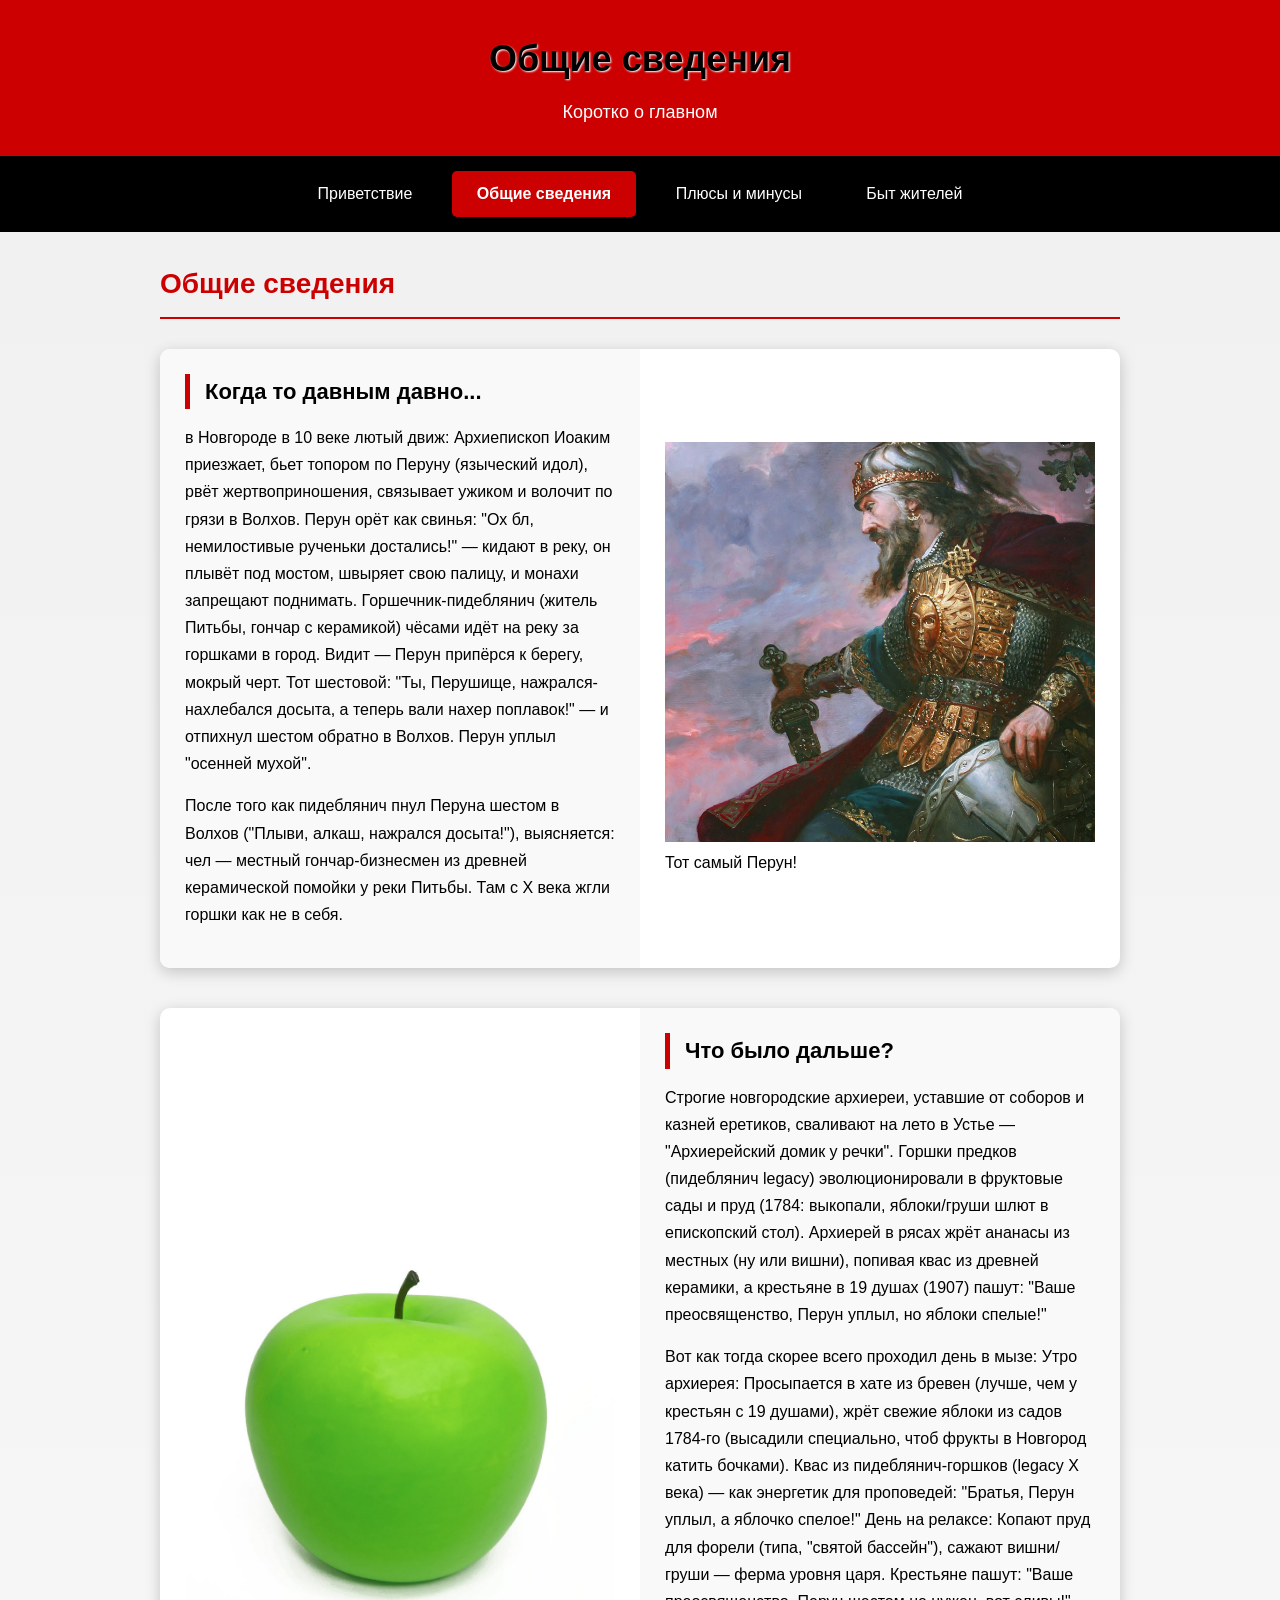
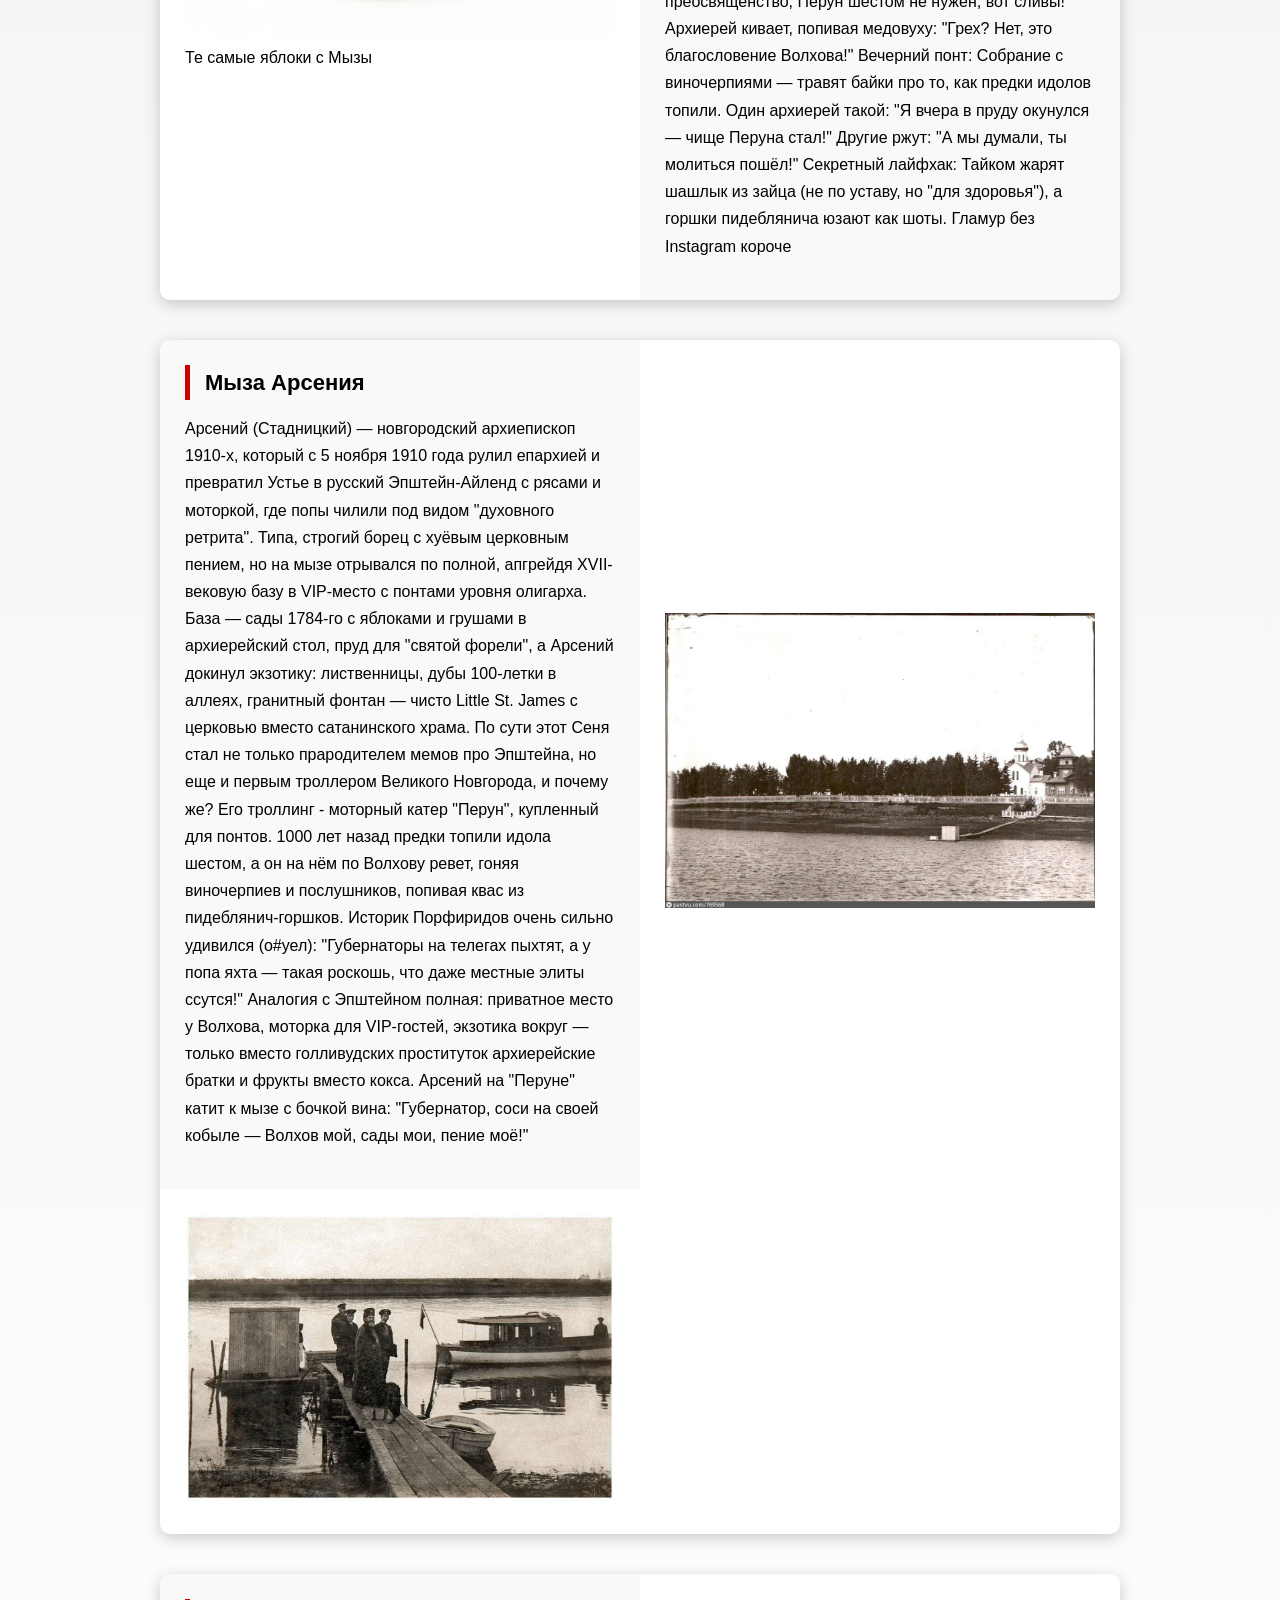
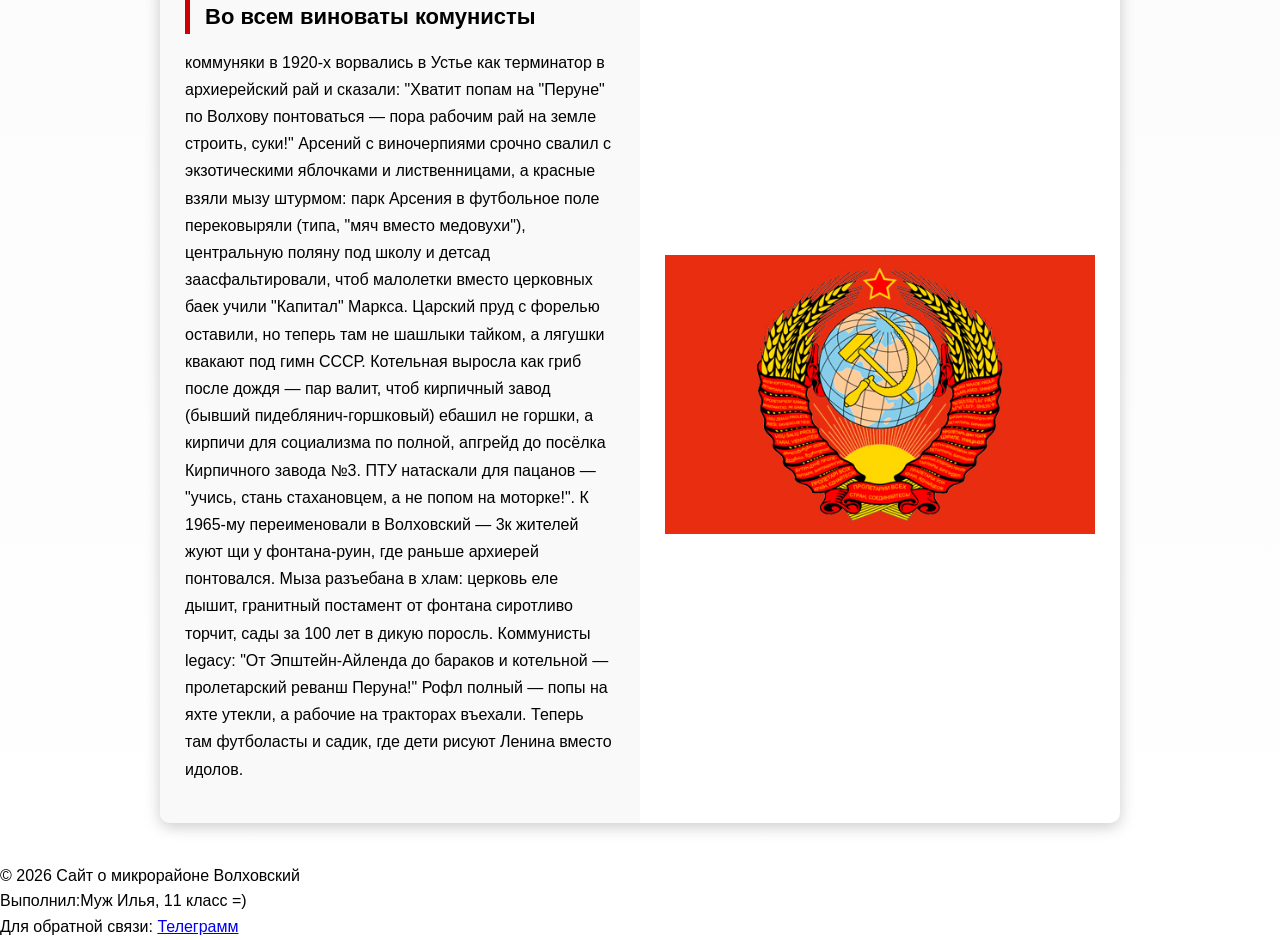
<file: page1.html>
<!DOCTYPE html>
<html lang="ru">
<head>
    <meta charset="UTF-8">
    <title>Общие сведения</title>
    <link rel="stylesheet" href="style.css">
</head>
<body>

    <div class="header">
        <h1>Общие сведения</h1>
        <p>Коротко о главном</p>
    </div>


    <div class="nav-menu">
        <a href="index.html">Приветствие</a>
        <a href="page1.html" class="active">Общие сведения</a>
        <a href="page2.html">Плюсы и минусы</a>
        <a href="page3.html">Быт жителей</a>
    </div>

    <div class="content">
        <h2>Общие сведения</h2>
        

        <table class="content-table">
            <tr>
                <td class="text-cell">
                    <h3>Когда то давным давно...</h3>

                    <p>в Новгороде в 10 веке лютый движ: 
                        Архиепископ Иоаким приезжает, бьет топором по Перуну (языческий идол), рвёт жертвоприношения, связывает ужиком и волочит по грязи в Волхов. 
                        Перун орёт как свинья: "Ох бл, немилостивые рученьки достались!" — кидают в реку, он плывёт под мостом, швыряет свою палицу, и монахи запрещают поднимать.
                    
                        Горшечник-пидеблянич (житель Питьбы, гончар с керамикой) чёсами идёт на реку за горшками в город. 
                        Видит — Перун припёрся к берегу, мокрый черт. Тот шестовой: "Ты, Перушище, нажрался-нахлебался досыта, а теперь вали нахер поплавок!" — и отпихнул шестом обратно в Волхов. 
                        Перун уплыл "осенней мухой".</p>
                    
                    <p>После того как пидеблянич пнул Перуна шестом в Волхов ("Плыви, алкаш, нажрался досыта!"), выясняется: чел — местный гончар-бизнесмен из древней керамической помойки у реки Питьбы. 
                        Там с X века жгли горшки как не в себя.</p>
                </td>
                <td class="image-cell">
               
                    <img src="images/kuk.jpg" alt="Фото 1">
                    <p class="photo-caption">Тот самый Перун!</p>
                </td>
            </tr>
        </table>

        <table class="content-table">
            <tr>
                <td class="image-cell">
                    <img src="images/gimno.jpg" alt="Фото 2">
                    <p class="photo-caption">Те самые яблоки с Мызы</p>
                </td>
                <td class="text-cell">
                    <h3>Что было дальше?</h3>
                    <p> Строгие новгородские архиереи, уставшие от соборов и казней еретиков, сваливают на лето в Устье — "Архиерейский домик у речки". 
                        Горшки предков (пидеблянич legacy) эволюционировали в фруктовые сады и пруд (1784: выкопали, яблоки/груши шлют в епископский стол). 
                        Архиерей в рясах жрёт ананасы из местных (ну или вишни), попивая квас из древней керамики, а крестьяне в 19 душах (1907) пашут: "Ваше преосвященство, Перун уплыл, но яблоки спелые!"</p>
                    
                    <p>Вот как тогда скорее всего проходил день в мызе:
                    Утро архиерея: Просыпается в хате из бревен (лучше, чем у крестьян с 19 душами), жрёт свежие яблоки из садов 1784-го (высадили специально, чтоб фрукты в Новгород катить бочками). Квас из пидеблянич-горшков (legacy X века) — как энергетик для проповедей: "Братья, Перун уплыл, а яблочко спелое!"

                    День на релаксе: Копают пруд для форели (типа, "святой бассейн"), сажают вишни/груши — ферма уровня царя. Крестьяне пашут: "Ваше преосвященство, Перун шестом не нужен, вот сливы!" Архиерей кивает, попивая медовуху: "Грех? Нет, это благословение Волхова!"

                    Вечерний понт: Собрание с виночерпиями — травят байки про то, как предки идолов топили. Один архиерей такой: "Я вчера в пруду окунулся — чище Перуна стал!" Другие ржут: "А мы думали, ты молиться пошёл!"

                    Секретный лайфхак: Тайком жарят шашлык из зайца (не по уставу, но "для здоровья"), а горшки пидеблянича юзают как шоты. Гламур без Instagram короче</p>
                </td>
            </tr>
        </table>

        <table class="content-table">
            <tr>
                <td class="text-cell">
                    <h3>Мыза Арсения</h3>
                    <p>Арсений (Стадницкий) — новгородский архиепископ 1910-х, который с 5 ноября 1910 года рулил епархией и превратил Устье в русский Эпштейн-Айленд с рясами и моторкой, где попы чилили под видом "духовного ретрита".
                     Типа, строгий борец с хуёвым церковным пением, но на мызе отрывался по полной, апгрейдя XVII-вековую базу в VIP-место с понтами уровня олигарха. 
                        
                    База — сады 1784-го с яблоками и грушами в архиерейский стол, пруд для "святой форели", а Арсений докинул экзотику: лиственницы, дубы 100-летки в аллеях, гранитный фонтан — чисто Little St. James с церковью вместо сатанинского храма.

                    По сути этот Сеня стал не только прародителем мемов про Эпштейна, но еще и первым троллером Великого Новгорода, и почему же?
                        Его троллинг - моторный катер "Перун", купленный для понтов.
                        1000 лет назад предки топили идола шестом, а он на нём по Волхову ревет, гоняя виночерпиев и послушников, попивая квас из пидеблянич-горшков. 
                        Историк Порфиридов очень сильно удивился (о#уел): "Губернаторы на телегах пыхтят, а у попа яхта — такая роскошь, что даже местные элиты ссутся!"

                        Аналогия с Эпштейном полная: приватное место у Волхова, моторка для VIP-гостей, экзотика вокруг — только вместо голливудских проституток архиерейские братки и фрукты вместо кокса. 
                        Арсений на "Перуне" катит к мызе с бочкой вина: "Губернатор, соси на своей кобыле — Волхов мой, сады мои, пение моё!" 
                    </p>
                </td>
                <td class="image-cell">
                    <img src="images/govno.jpg" alt="Фото 3" width="300">
                </td>
            </tr>
            <tr>
                 <td class="image-cell">
                    <img src="images/boat.jpg" alt="Фото 3" width="300">
                </td>
            </tr>
        </table>

         <table class="content-table">
            <tr>
                <td class="text-cell">
                    <h3>Во всем виноваты комунисты</h3>
                    <p> коммуняки в 1920-х ворвались в Устье как терминатор в архиерейский рай и сказали: "Хватит попам на "Перуне" по Волхову понтоваться — пора рабочим рай на земле строить, суки!"
                        Арсений с виночерпиями срочно свалил с экзотическими яблочками и лиственницами, а красные взяли мызу штурмом: парк Арсения в футбольное поле перековыряли (типа, "мяч вместо медовухи"), центральную поляну под школу и детсад заасфальтировали, чтоб малолетки вместо церковных баек учили "Капитал" Маркса. 
                        Царский пруд с форелью оставили, но теперь там не шашлыки тайком, а лягушки квакают под гимн СССР. Котельная выросла как гриб после дождя — пар валит, чтоб кирпичный завод (бывший пидеблянич-горшковый) ебашил не горшки, а кирпичи для социализма по полной, апгрейд до посёлка Кирпичного завода №3. ПТУ натаскали для пацанов — "учись, стань стахановцем, а не попом на моторке!". 
                        К 1965-му переименовали в Волховский — 3к жителей жуют щи у фонтана-руин, где раньше архиерей понтовался.
                        Мыза разъебана в хлам: церковь еле дышит, гранитный постамент от фонтана сиротливо торчит, сады за 100 лет в дикую поросль. Коммунисты legacy: "От Эпштейн-Айленда до бараков и котельной — пролетарский реванш Перуна!" Рофл полный — попы на яхте утекли, а рабочие на тракторах въехали. Теперь там футболасты и садик, где дети рисуют Ленина вместо идолов. </p>
                </td>
                <td class="image-cell">
                    <img src="images/photo1.jpg" alt="Фото 3" width="300">
                </td>
            </tr>
        </table>
    </div>

    <div class="footer">
        <p>© 2026 Сайт о микрорайоне Волховский</p>
        <p>Выполнил:Муж Илья, 11 класс =)</p>
        <p>Для обратной связи: <a href=http://t.me/thugcaine53> Телеграмм </a></p>
    </div>
</body>
</html>
</file>
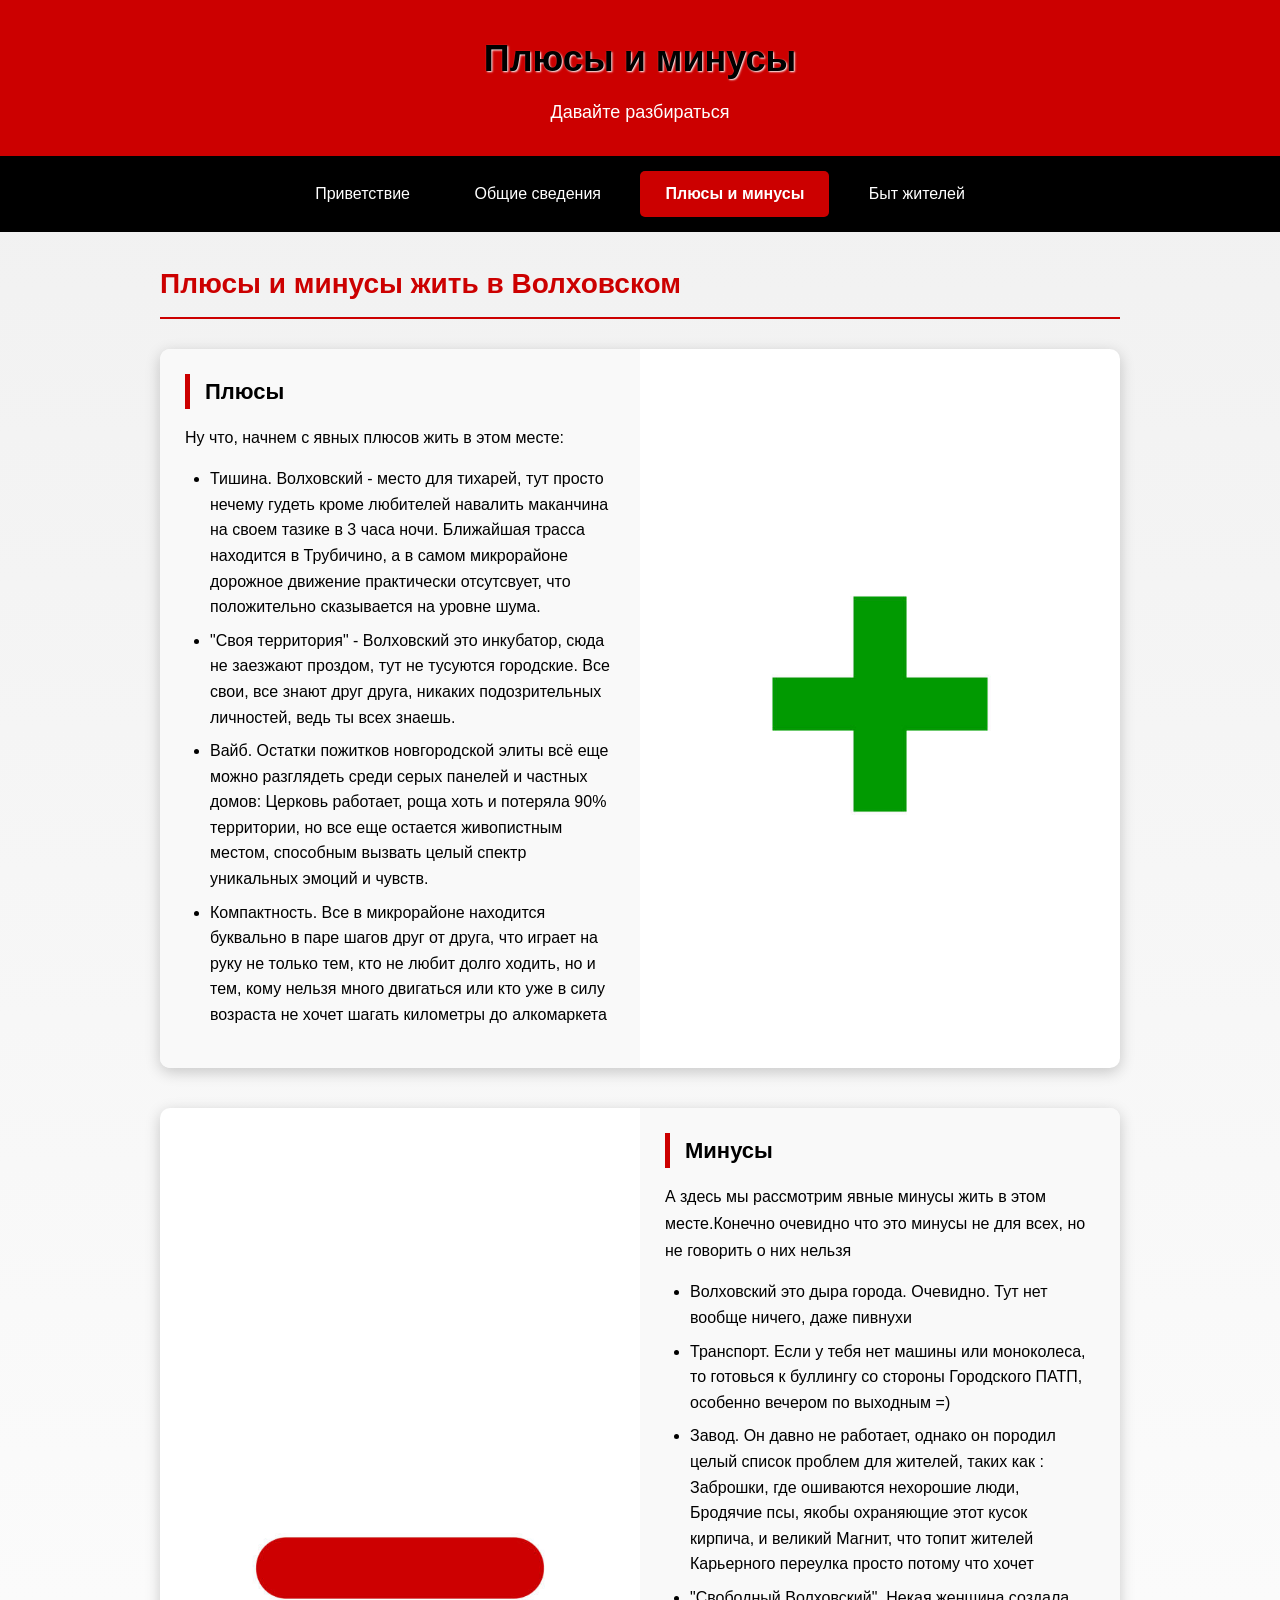
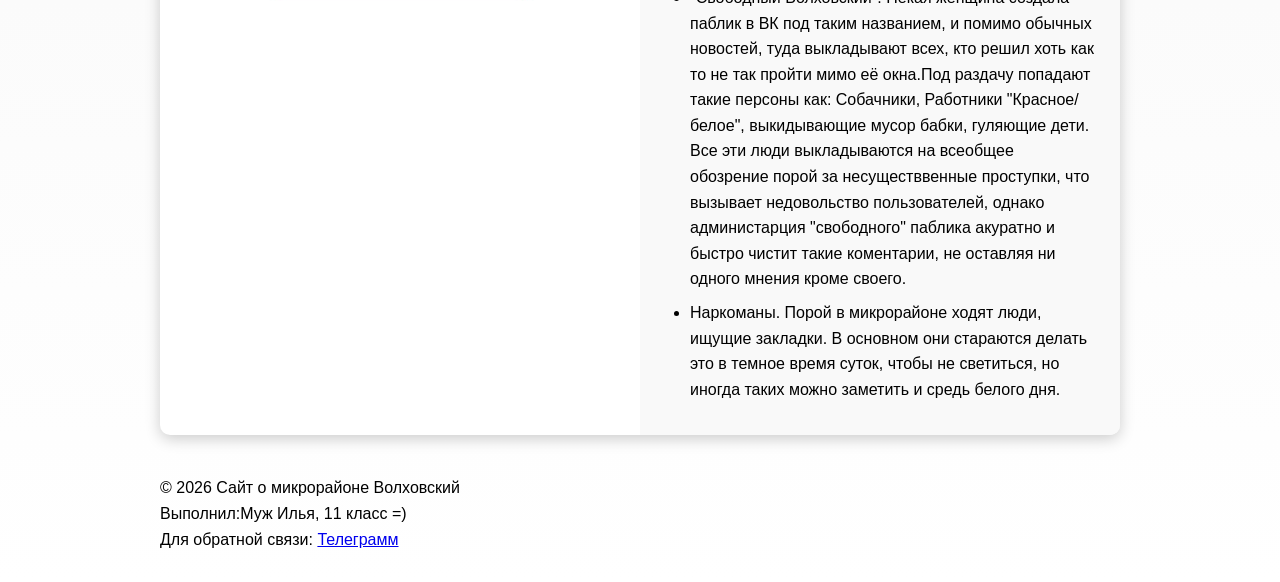
<file: page2.html>
<!DOCTYPE html>
<html lang="ru">
<head>
    <meta charset="UTF-8">
    <title>Плюсы и минус</title>
    <link rel="stylesheet" href="style.css">
</head>
<body>
    <div class="header">
        <h1>Плюсы и минусы</h1>
        <p>Давайте разбираться</p>
    </div>

    <!-- МЕНЮ (активная страница подсвечена) -->
    <div class="nav-menu">
        <a href="index.html">Приветствие</a>
        <a href="page1.html">Общие сведения</a>
        <a href="page2.html" class="active">Плюсы и минусы</a>
        <a href="page3.html">Быт жителей</a>
    </div>

    <div class="content">
        <h2>Плюсы и минусы жить в Волховском</h2>
        <table class="content-table">
            <tr>
                <td class="text-cell">
                    <h3>Плюсы</h3>
                    <p>Ну что, начнем с явных плюсов жить в этом месте:
                        <ul>
                            <li>Тишина. Волховский - место для тихарей, тут просто нечему гудеть кроме любителей навалить маканчина на своем тазике в 3 часа ночи. Ближайшая трасса находится в Трубичино, а в самом микрорайоне дорожное движение практически отсутсвует, что положительно сказывается на уровне шума. </li>
                            <li>"Своя территория" - Волховский это инкубатор, сюда не заезжают проздом, тут не тусуются городские. Все свои, все знают друг друга, никаких подозрительных личностей, ведь ты всех знаешь. </li>
                            <li> Вайб. Остатки пожитков новгородской элиты всё еще можно разглядеть среди серых панелей и частных домов: Церковь работает, роща хоть и потеряла 90% территории, но все еще остается живопистным местом, способным вызвать целый спектр уникальных эмоций и чувств.</li>
                            <li>Компактность. Все в микрорайоне находится буквально в паре шагов друг от друга, что играет на руку не только тем, кто не любит долго ходить, но и тем, кому нельзя много двигаться или кто уже в силу возраста не хочет шагать километры до алкомаркета</li>
                        </ul>
                    </p>
                </td>
                <td class="image-cell">
                    <img src="images/plus.jpg" alt="Фото 1">
                </td>
            </tr>
        </table>

        <table class="content-table">
            <tr>
                <td class="image-cell">
                    <img src="images/minus.jpg" alt="Фото 2">
                </td>
                <td class="text-cell">
                    <h3>Минусы</h3>
                    <p>А здесь мы рассмотрим явные минусы жить в этом месте.Конечно очевидно что это минусы не для всех, но не говорить о них нельзя</p>
                        <ul>
                            <li>Волховский это дыра города. Очевидно. Тут нет вообще ничего, даже пивнухи</li>
                            <li>Транспорт. Если у тебя нет машины или моноколеса, то готовься к буллингу со стороны Городского ПАТП, особенно вечером по выходным =)</li>
                            <li>Завод. Он давно не работает, однако он породил целый список проблем для жителей, таких как : Заброшки, где ошиваются нехорошие люди, Бродячие псы, якобы охраняющие этот кусок кирпича, и великий Магнит, что топит жителей Карьерного переулка просто потому что хочет</li>
                            <li>"Свободный Волховский". Некая женщина создала паблик в ВК под таким названием, и помимо обычных новостей, туда выкладывают всех, кто решил хоть как то не так пройти мимо её окна.Под раздачу попадают такие персоны как: Собачники, Работники "Красное/белое", выкидывающие мусор бабки, гуляющие дети. Все эти люди выкладываются на всеобщее обозрение порой за несуществвенные проступки, что вызывает недовольство пользователей, однако администарция "свободного" паблика акуратно и быстро чистит такие коментарии, не оставляя ни одного мнения кроме своего.</li>
                            <li>Наркоманы.  Порой в микрорайоне ходят люди, ищущие закладки. В основном они стараются делать это в темное время суток, чтобы не светиться, но иногда таких можно заметить и средь белого дня.</li>
                        </ul>
                </td>
            </tr>
        </table>

    <div class="footer">
        <p>© 2026 Сайт о микрорайоне Волховский</p>
        <p>Выполнил:Муж Илья, 11 класс =)</p>
        <p>Для обратной связи: <a href=http://t.me/thugcaine53> Телеграмм </a></p>
    </div>
</body>
</html>
</file>
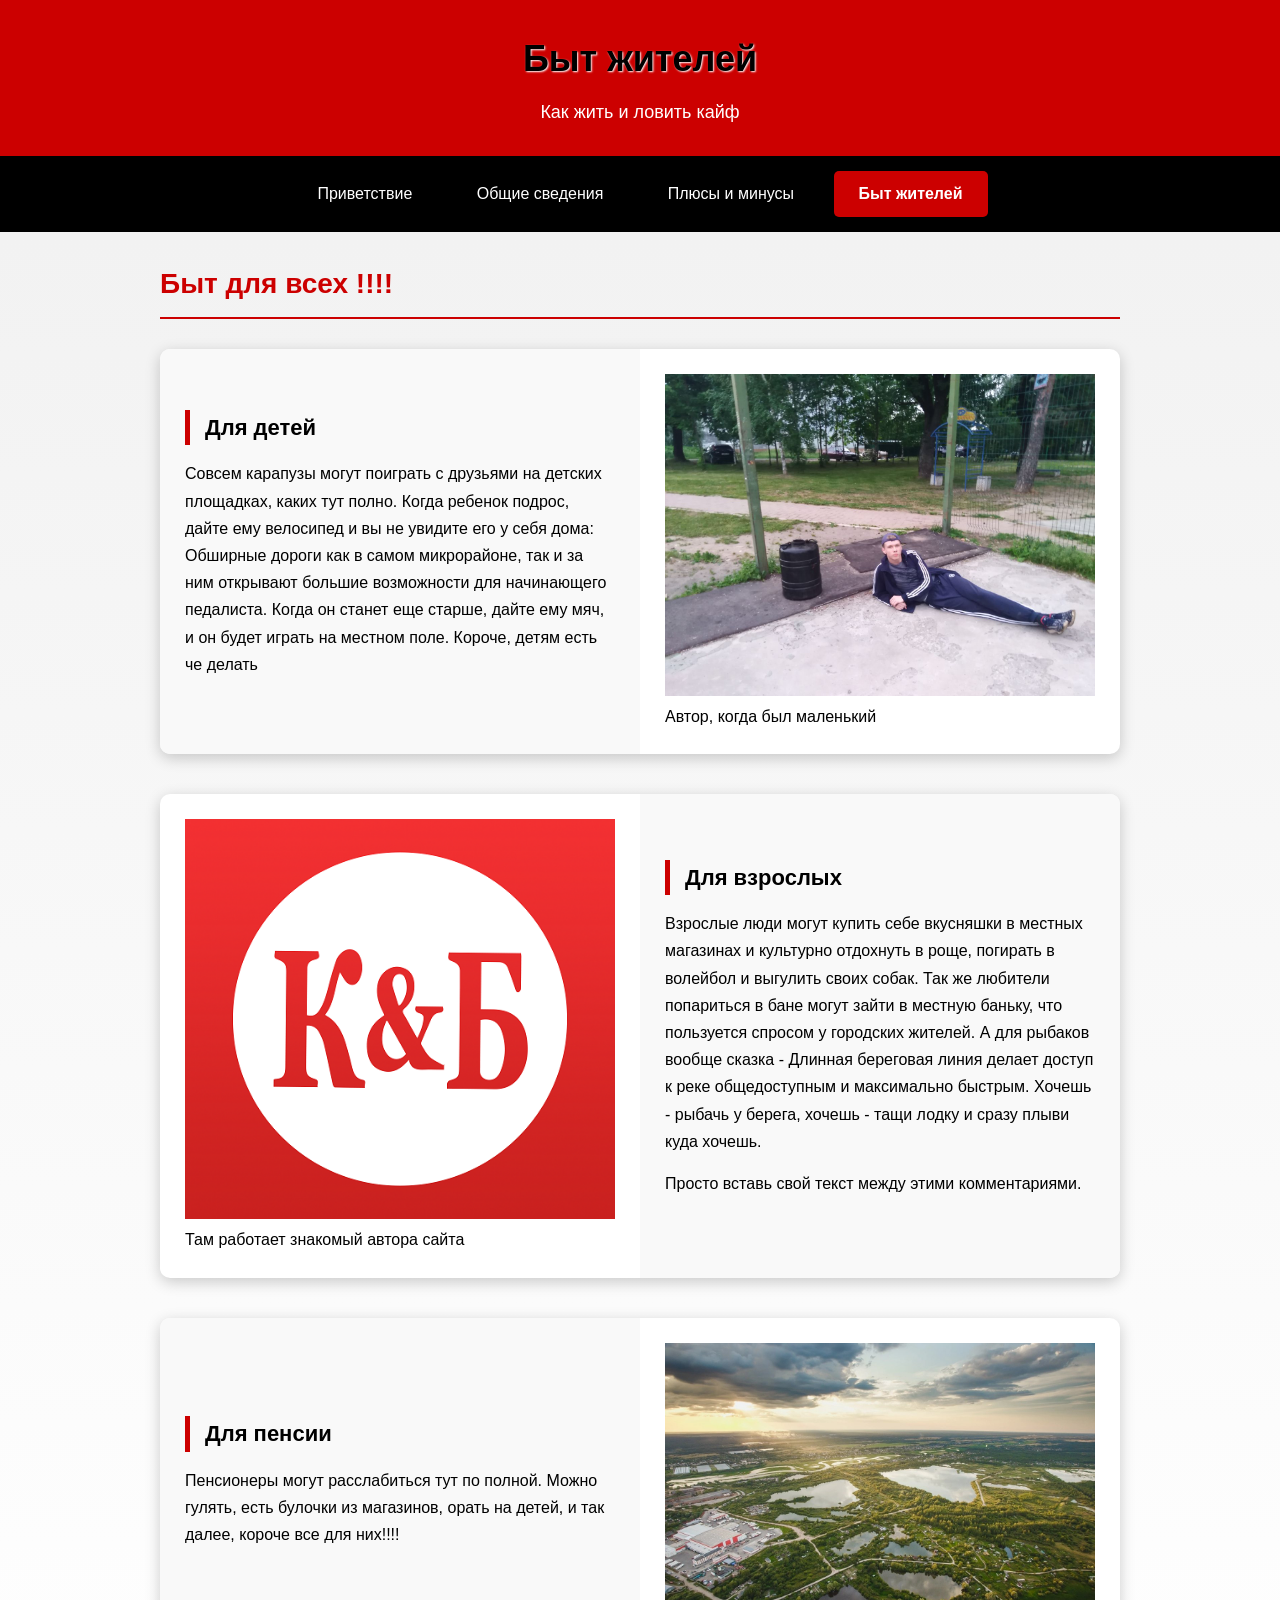
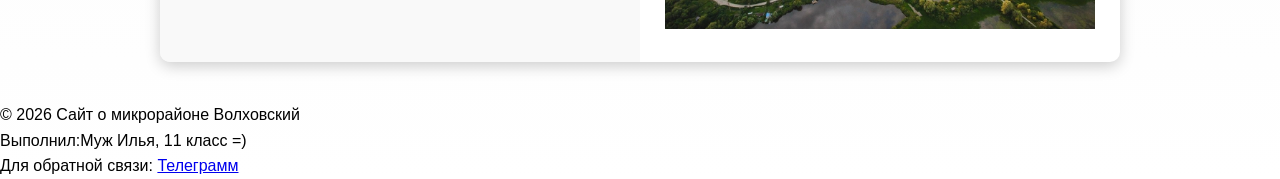
<file: page3.html>
<!DOCTYPE html>
<html lang="ru">
<head>
    <meta charset="UTF-8">
    <title>Быт жителей</title>
    <link rel="stylesheet" href="style.css">
</head>
<body>
    <div class="header">
        <h1>Быт жителей</h1>
        <p>Как жить и ловить кайф</p>
    </div>

    <div class="nav-menu">
        <a href="index.html">Приветствие</a>
        <a href="page1.html">Общие сведения</a>
        <a href="page2.html">Плюсы и минусы</a>
        <a href="page3.html" class="active">Быт жителей</a>
    </div>

    <div class="content">
        <h2>Быт для всех !!!!</h2>
        
        <table class="content-table">
            <tr>
                <td class="text-cell">
                    <h3>Для детей</h3>
                    <p>Совсем карапузы могут поиграть с друзьями на детских площадках, каких тут полно. Когда ребенок подрос, дайте ему велосипед и вы не увидите его у себя дома: Обширные дороги как в самом микрорайоне, так и за ним открывают большие возможности для начинающего педалиста. Когда он станет еще старше, дайте ему мяч, и он будет играть на местном поле. Короче, детям есть че делать</p>
                </td>
                <td class="image-cell">
                    <img src="images/pizduk.jpg"Фото 1">
                    <p class="photo-caption">Автор, когда был маленький</p>
                </td>
            </tr>
        </table>

        <table class="content-table">
            <tr>
                <td class="image-cell">
                    <img src="images/kb.png" alt="Фото 2">
                    <p class="photo-caption">Там работает знакомый автора сайта</p>
                </td>
                <td class="text-cell">
                    <h3>Для взрослых</h3>
                    <p>Взрослые люди могут купить себе вкусняшки в местных магазинах и культурно отдохнуть в роще, погирать в волейбол и выгулить своих собак. Так же любители попариться в бане могут зайти в местную баньку, что пользуется спросом у городских жителей. А для рыбаков вообще сказка - Длинная береговая линия делает доступ к реке общедоступным и максимально быстрым. Хочешь - рыбачь у берега, хочешь - тащи лодку и сразу плыви куда хочешь.</p>
                    
                    <p>Просто вставь свой текст между этими комментариями.</p>
                </td>
            </tr>
        </table>


        <table class="content-table">
            <tr>
                <td class="text-cell">
                    <h3>Для пенсии</h3>
                    <p>Пенсионеры могут расслабиться тут по полной. Можно гулять, есть булочки из магазинов, орать на детей, и так далее, короче все для них!!!!</p>
                </td>
                <td class="image-cell">
                    <img src="images/arutunchik.jpg" alt="Фото 3" width="300">
                </td>
            </tr>
        </table>
    </div>

    <div class="footer">
        <p>© 2026 Сайт о микрорайоне Волховский</p>
        <p>Выполнил:Муж Илья, 11 класс =)</p>
        <p>Для обратной связи: <a href=http://t.me/thugcaine53> Телеграмм </a></p>
    </div>
</body>
</html>
</file>
<file: style.css>
* {
    margin: 0;
    padding: 0;
    box-sizing: border-box;
}

body {
    font-family: Arial, sans-serif;
    line-height: 1.6;

    background: linear-gradient(to bottom, #f0f0f0, #ffffff);
    color: #000000; 
}

.image-cell img {
    max-width: 100%;    
    height: auto;       
    width: 100%;        
    max-height: 400px;  
    object-fit: cover;  
}
.header {
    background: #cc0000; 
    color: #ffffff; 
    text-align: center;
    padding: 30px 20px;
    box-shadow: 0 2px 10px rgba(0, 0, 0, 0.3);
}

.header h1 {
    color: #000000; 
    font-size: 36px;
    margin-bottom: 10px;
    text-shadow: 1px 1px 2px #ffffff;
}

.header p {
    color: #ffffff; 
    font-size: 18px;
}


.nav-menu {
    background: #000000; 
    text-align: center;
    padding: 15px 0;
    position: sticky;
    top: 0;
    z-index: 100;
}

.nav-menu a {
    color: #ffffff; 
    text-decoration: none;
    padding: 10px 25px;
    margin: 0 5px;
    border-radius: 5px;
    transition: 0.3s;
    display: inline-block;
}

.nav-menu a:hover {
    background: #cc0000; 
}

.nav-menu a.active {
    background: #cc0000; 
    color: #ffffff;
    font-weight: bold;
}


.content {
    max-width: 1000px;
    margin: 30px auto;
    padding: 0 20px;
}

.content h2 {
    color: #cc0000; 
    margin-bottom: 30px;
    border-bottom: 2px solid #cc0000; 
    padding-bottom: 10px;
    font-size: 28px;
}


.content-table {
    width: 100%;
    border-collapse: collapse;
    margin-bottom: 40px;
    background: #ffffff; 
    border-radius: 10px;
    overflow: hidden;
    box-shadow: 0 4px 15px rgba(0, 0, 0, 0.2);
}

.content-table td {
    padding: 25px;
    vertical-align: middle;
}

.text-cell {
    width: 50%;
    background: #f9f9f9; 
}

.text-cell h3 {
    color: #000000; 
    margin-bottom: 15px;
    font-size: 22px;
    border-left: 5px solid #cc0000; 
    padding-left: 15px;
}

.text-cell p {
    margin-bottom: 15px;
    line-height: 1.7;
    color: #000000;
}

.text-cell ul {
    margin-left: 25px;
    margin-top: 10px;
}

.text-cell li {
    margin-bottom: 8px;
    color: #000000;
}

.text-cell a {
    color: #cc0000; 
    text-decoration: none;
    font-weight: bold;
}

.text-cell a:hover {
    text-decoration: underline;
    color: #990000; 

.image-cell {
    width: 50%;
    text-align: center;
    background: #ffffff;
}

.image-cell img {
    max-width: 100%;
    height: auto;
    border-radius: 8px;
    box-shadow: 0 4px 10px rgba(0, 0, 0, 0.3);
    border: 2px solid #cc0000; 
}

.photo-caption {
    margin-top: 10px;
    font-style: italic;
    color: #333333; 
    font-size: 14px;
}

.footer {
    background: #000000; 
    color: #ffffff; 
    text-align: center;
    padding: 25px;
    margin-top: 50px;
}

.footer p {
    margin: 5px 0;
    opacity: 0.9;
}

.button {
    display: inline-block;
    background: #cc0000;
    color: #ffffff;
    padding: 10px 20px;
    border-radius: 5px;
    text-decoration: none;
    border: 2px solid #cc0000;
}

.button:hover {
    background: #990000;
    border-color: #990000;
}

@media (max-width: 768px) {
    .content-table, 
    .content-table tr, 
    .content-table td {
        display: block;
        width: 100%;
    }
    
    .text-cell, .image-cell {
        width: 100%;
    }
    
    .nav-menu a {
        display: block;
        margin: 5px 0;
    }
    
    .header h1 {
        font-size: 28px;
    }
}
</file>
